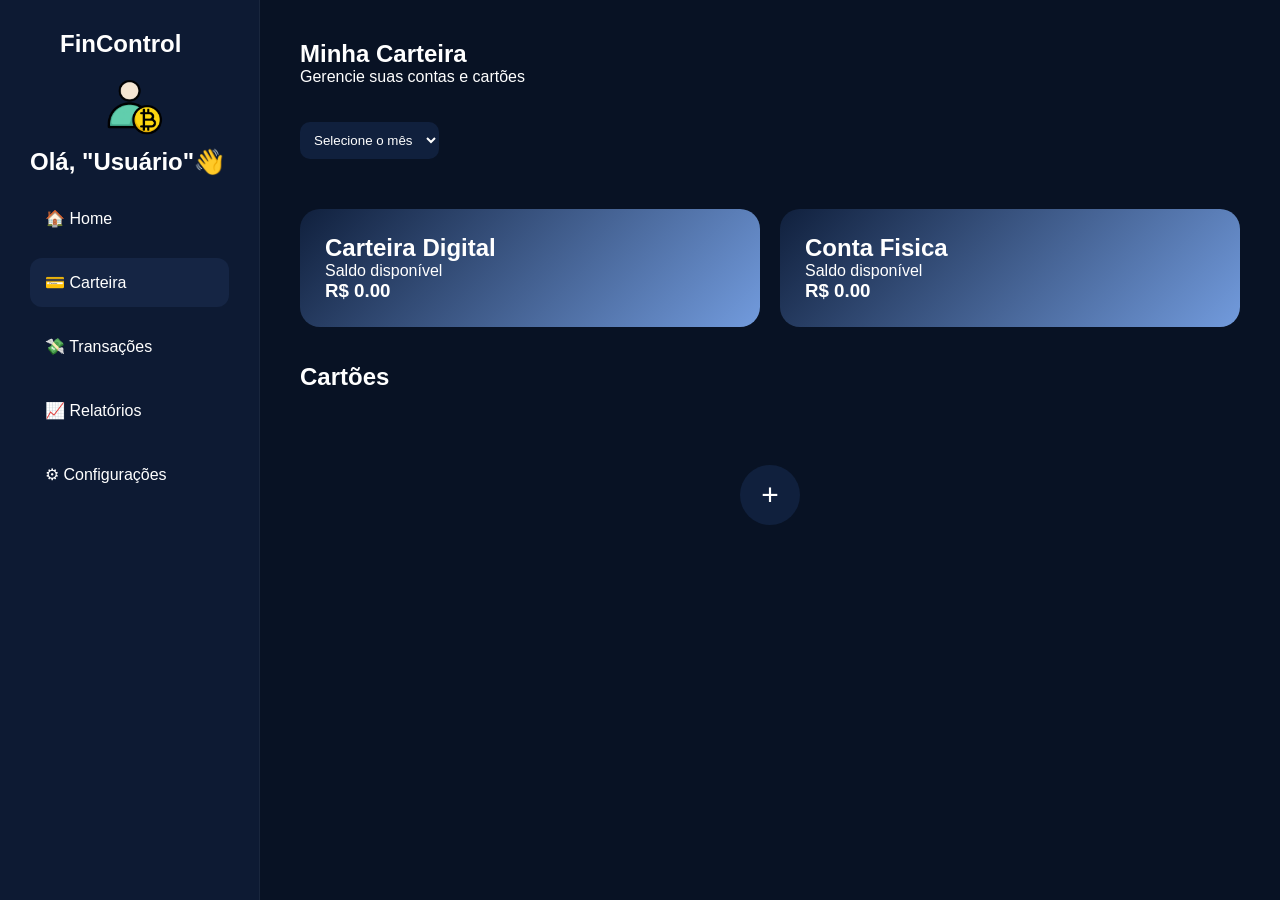
<file: Carteira.html>
<!DOCTYPE html>
<html lang="pt-BR">
    <head>
        <meta charset="UTF-8">
        <meta name="viewport" content="width=device-width, initial-scale=1.0">
        <title>Carteira Financeira</title>
        <link rel="stylesheet" href="style.css">
        <link rel="icon" href="img/favicon.ico" type="image/x-icon">
        <link rel="stylesheet" href="https://cdn.jsdelivr.net/npm/bootstrap-icons@1.11.3/font/bootstrap-icons.min.css">
    </head>
    <body>
        <div class="layout">
            <aside class="sidebar">
                <header>
                    <div>
                        <h2 class="app_tittle"><strong>FinControl</strong></h2>
                        <img src="img/usuario_banco.png" alt="Logo" class="img_usuario">
                        <h2 id="name_user">Olá, "Usuário"👋</h2> <br>
                    </div>
                </header>
                <nav>
                    <a href="Home.html">🏠 Home</a>
                    <a href="Carteira.html" class="active_page">💳 Carteira</a>
                    <a href="Transações.html">💸 Transações</a>
                    <a href="Relatórios.html">📈 Relatórios</a>
                    <a href="Configurações.html">⚙ Configurações</a>
                </nav>
            </aside>

            <aside class="carteira2">
                <h1>Minha Carteira</h1>
                <p>Gerencie suas contas e cartões</p> <br> <br>

                <select id="select_mes_carteira">
                    <option value="">Selecione o mês</option>
                    <option>Janeiro</option>
                    <option>Fevereiro</option>
                    <option>Março</option>
                    <option>Abril</option>
                    <option>Maio</option>
                    <option>Junho</option>
                    <option>Julho</option>
                    <option>Agosto</option>
                    <option>Setembro</option>
                    <option>Outubro</option>
                    <option>Novembro</option>
                    <option>Dezembro</option>
                </select>
                <section class="contas">
                    <div class="conta-card nubank">
                        <h2>Carteira Digital</h2>
                        <p>Saldo disponível</p>
                        <h1 id="saldoDigital">R$ 0,00</h1>
                    </div>
                    <div class="conta-card Nubank">
                        <h2>Conta Fisica</h2>
                        <p>Saldo disponível</p>
                        <h1 id="saldoFisico">R$ 0,00</h1>
                    </div>
                </section>

                <br><br>
                <h2>Cartões</h2><br><br>

                <section class="cartoes" id="listaCartoes"></section> <br>
                <div style="display:flex; justify-content:center;">
                    <button id="btnNovoCartao" onclick="window.location.href='NovoCartao.html'">+</button>
                </div>
                </section>
            </aside>
        </div>
        <script src="script.js"></script>
    </body>
</html>
</file>
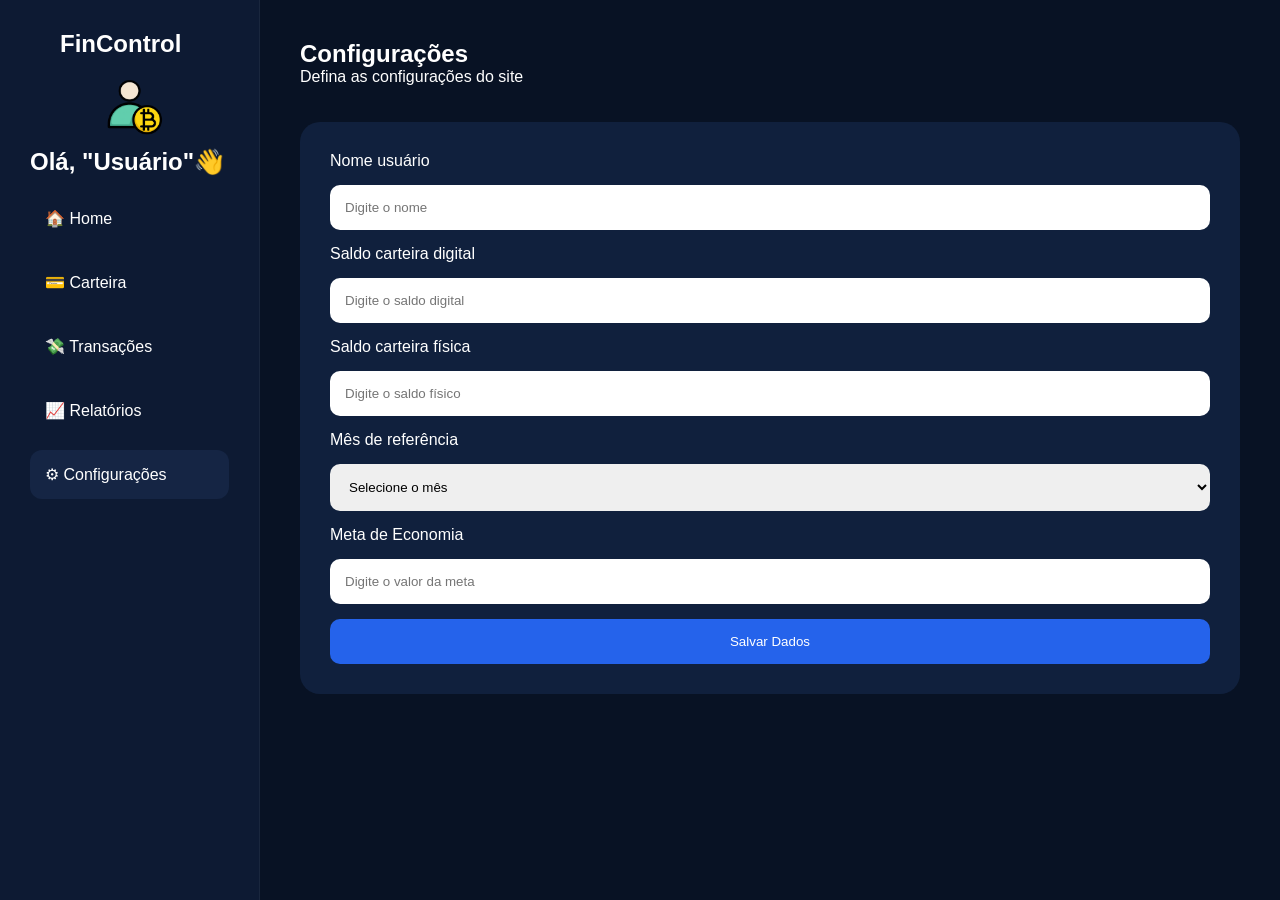
<file: Configurações.html>
<!DOCTYPE html>
<html lang="pt-BR">
    <head>
        <meta charset="UTF-8">
        <meta name="viewport" content="width=device-width, initial-scale=1.0">
        <title>Configurações</title>
        <link rel="stylesheet" href="style.css">
        <link rel="icon" href="img/favicon.ico" type="image/x-icon">
    </head>
    <body>
        <div class="layout">
            <aside class="sidebar">
                <header>
                    <div>
                        <h2 class="app_tittle"><strong>FinControl</strong></h2>
                        <img src="img/usuario_banco.png" alt="Logo" class="img_usuario">
                        <h2 id="name_user">Olá, "Usuário"👋</h2> <br>
                    </div>
                </header>
                <nav>
                    <a href="Home.html">🏠 Home</a>
                        <a href="Carteira.html">💳 Carteira</a>
                        <a href="Transações.html">💸 Transações</a>
                        <a href="Relatórios.html">📈 Relatórios</a>
                        <a href="Configurações.html" class="active_page">⚙ Configurações</a>
                </nav>
            </aside>

            <aside class="configuracoes">
                <h1>Configurações</h1>
                <p>Defina as configurações do site</p> <br> <br>

                <form id="formConfig" class="config-card">
                    <label>Nome usuário</label>
                    <input id="inputUsuario" type="text" placeholder="Digite o nome" required>

                    <label>Saldo carteira digital</label>
                    <input id="inputCarteiraDigital" type="number" placeholder="Digite o saldo digital" required>

                    <label>Saldo carteira física</label>
                    <input id="inputCarteiraFisica" type="number" required placeholder="Digite o saldo físico" required>

                    <label>Mês de referência</label>
                    <select id="selectMesRef" required>
                        <option value="" disabled selected>Selecione o mês</option>
                        <option>Janeiro</option>
                        <option>Fevereiro</option>
                        <option>Março</option>
                        <option>Abril</option>
                        <option>Maio</option>
                        <option>Junho</option>
                        <option>Julho</option>
                        <option>Agosto</option>
                        <option>Setembro</option>
                        <option>Outubro</option>
                        <option>Novembro</option>
                        <option>Dezembro</option>
                    </select>

                    <label>Meta de Economia</label>
                    <input id="inputMeta" type="number" placeholder="Digite o valor da meta">

                    <button id="btnSalvar" type="submit">Salvar Dados</button>
                </form>
            </aside> <br>
        </div>
        <script src="script.js"></script>
    </body>
</html>
</file>
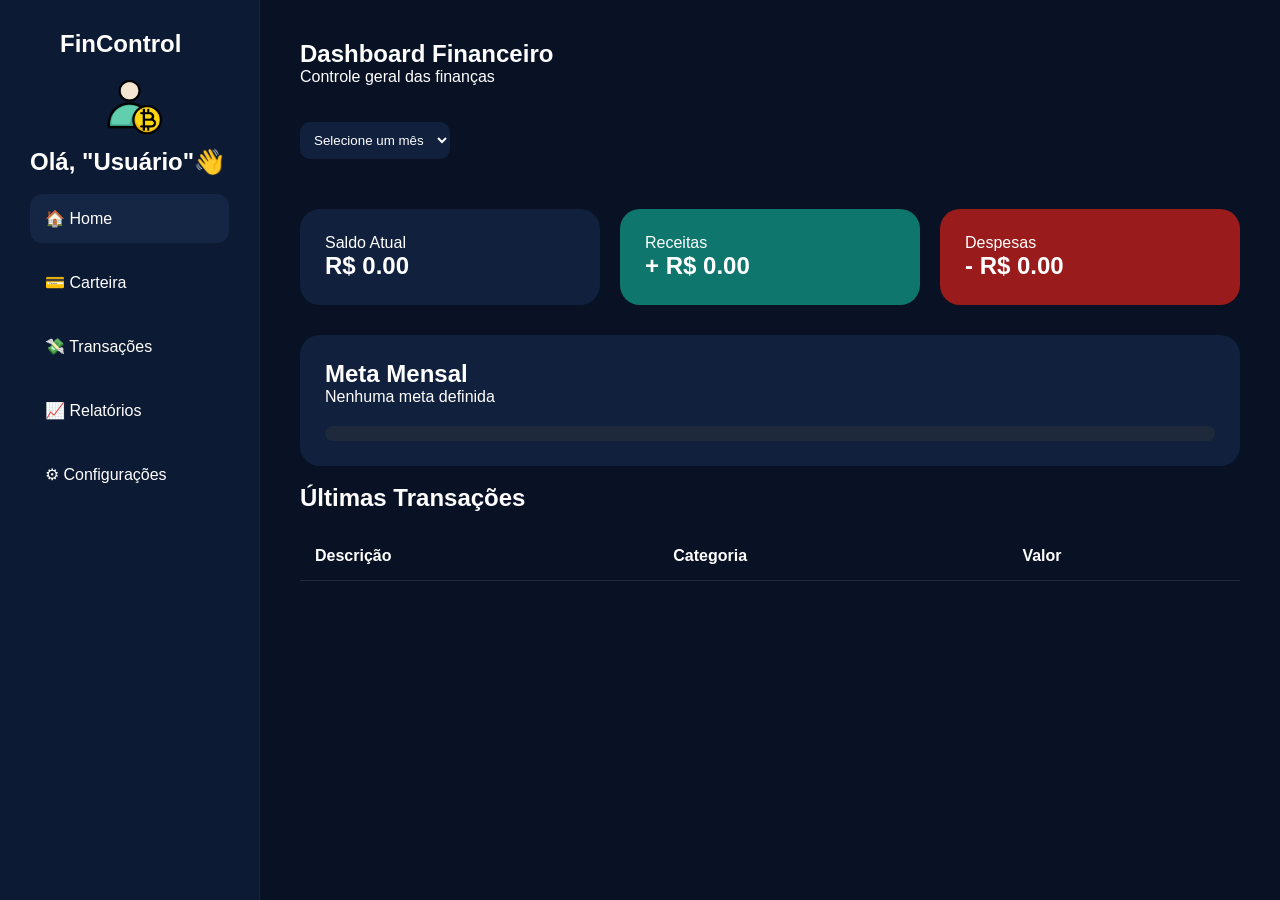
<file: Home.html>
<!DOCTYPE html>
<html lang="pt-BR">
    <head>
        <meta charset="UTF-8">
        <meta name="viewport" content="width=device-width, initial-scale=1.0">
        <title>FinControl</title>
        <link rel="stylesheet" href="style.css">
        <link rel="icon" href="img/favicon.ico" type="image/x-icon">
    </head>
    <body>
        <div class="layout">
            <aside class="sidebar">
                <header>
                    <div>
                        <h2 class="app_tittle"><strong>FinControl</strong></h2>
                        <img src="img/usuario_banco.png" alt="Logo" class="img_usuario">
                        <h2 id="name_user">Olá, "Usuário"👋</h2> <br>
                    </div>
                </header>
                <nav>
                    <a href="Home.html" class="active_page">🏠 Home</a>
                    <a href="Carteira.html">💳 Carteira</a>
                    <a href="Transações.html">💸 Transações</a>
                    <a href="Relatórios.html">📈 Relatórios</a>
                    <a href="Configurações.html">⚙ Configurações</a>
                </nav>
            </aside>

            <aside class="dashboard2">
                <div>
                    <h1>Dashboard Financeiro</h1>
                    <p>Controle geral das finanças</p> <br> <br>
                </div>

                <select id="select_mes_home">
                    <option value="">Selecione um mês</option>
                    <option>Janeiro</option>
                    <option>Fevereiro</option>
                    <option>Março</option>
                    <option>Abril</option>
                    <option>Maio</option>
                    <option>Junho</option>
                    <option>Julho</option>
                    <option>Agosto</option>
                    <option>Setembro</option>
                    <option>Outubro</option>
                    <option>Novembro</option>
                    <option>Dezembro</option>
                </select>
                <section class="cards-dashboard">
                    <div class="dashboard-card saldo">
                        <p>Saldo Atual</p>
                        <h2 id="saldoAtual">R$ 0</h2>
                    </div>
                    <div class="dashboard-card receita">
                        <p>Receitas</p>
                        <h2 id="receitas">+ R$ 0</h2>
                    </div>
                    <div class="dashboard-card despesa">
                        <p>Despesas</p>
                        <h2 id="despesas">- R$ 0</h2>
                    </div>
                </section>

                <section class="metas">
                    <div class="meta-card">
                        <h2>Meta Mensal</h2>
                        <p id="descricaoMeta">Nenhuma meta definida</p>
                        <div class="barra">
                            <div class="progresso"></div>
                        </div>
                    </div>
                </section> <br>

                <section class="ultimas-transacoes">
                    <h2>Últimas Transações</h2>
                    <table>
                        <tr>
                            <th>Descrição</th>
                            <th>Categoria</th>
                            <th>Valor</th>
                        </tr>
                        <tbody id="tabelaTransacoes"></tbody>
                    </table>
                </section>
            </aside>
        </div>
        <script src="script.js"></script>
    </body>
</html>
</file>
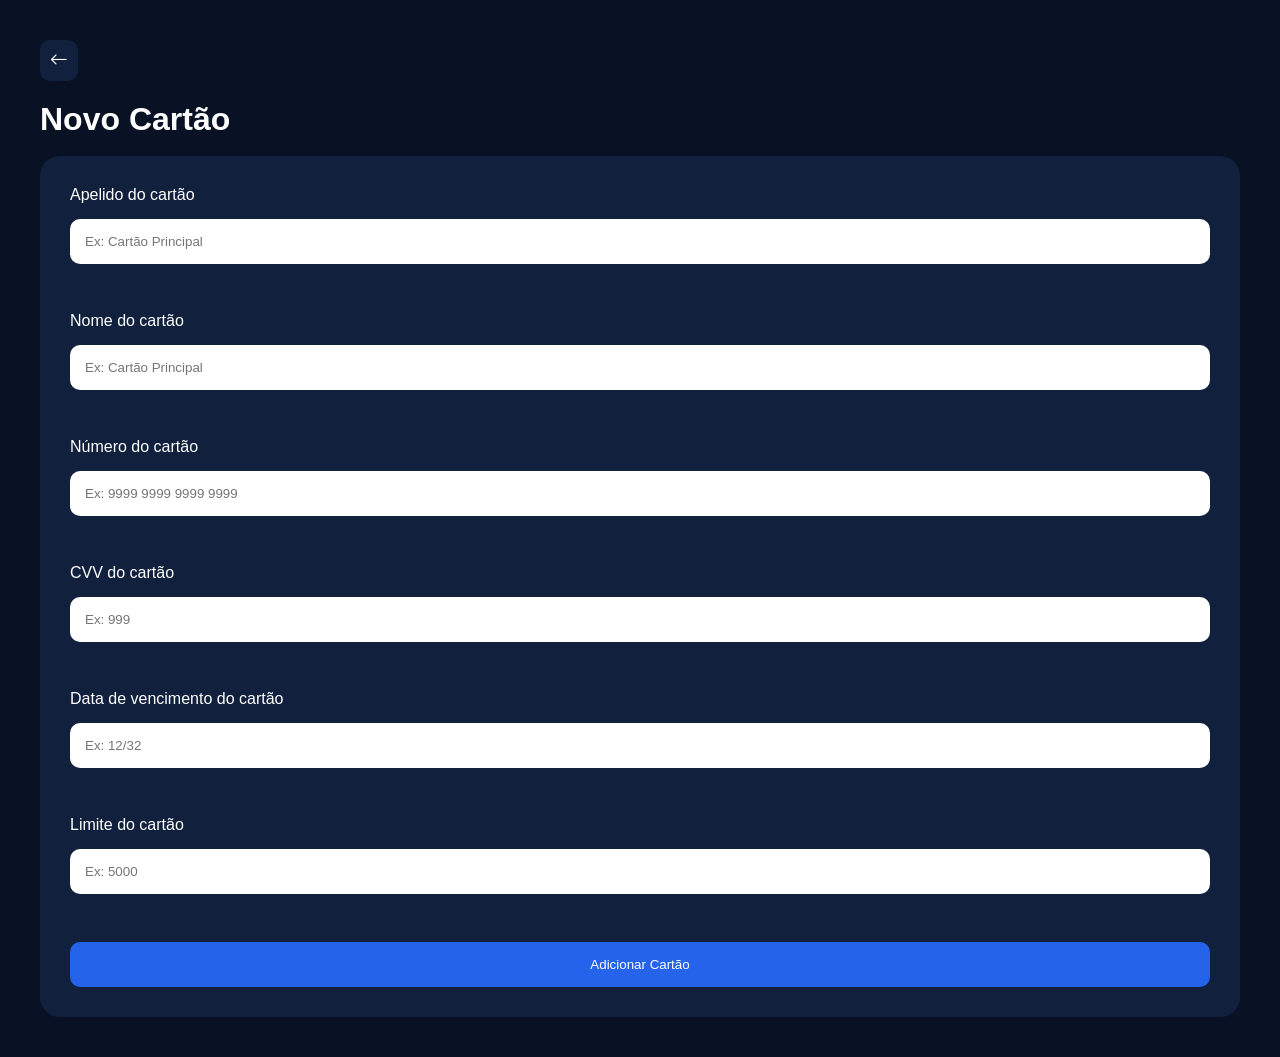
<file: NovoCartao.html>
<!DOCTYPE html>
<html lang="pt-BR">
    <head>
        <meta charset="UTF-8">
        <meta name="viewport" content="width=device-width, initial-scale=1.0">
        <title>Novo Cartão</title>
        <link rel="stylesheet" href="style.css">
        <link rel="icon" href="img/favicon.ico" type="image/x-icon">
        <link rel="stylesheet" href="https://cdn.jsdelivr.net/npm/bootstrap-icons@1.11.3/font/bootstrap-icons.min.css">
    </head>
    <body>
        <div class="configuracoes">
            <button title="Voltar" onclick="window.location.href='Carteira.html'" id="btnVoltar">
                <i class="bi bi-arrow-left"></i>
            </button>

            <h1>Novo Cartão</h1><br>

            <form id="formCartao" class="config-card">
                <label>Apelido do cartão</label>
                <input id="inputApelido" type="text" placeholder="Ex: Cartão Principal" required> <br>

                <label>Nome do cartão</label>
                <input id="inputNomeCartao" type="text" placeholder="Ex: Cartão Principal" minlength="5" maxlength="30" required> <br>

                <label>Número do cartão</label>
                <input id="inputNumero" type="tel" placeholder="Ex: 9999 9999 9999 9999" minlength="19" maxlength="19" required> <br>

                <label>CVV do cartão</label>
                <input id="inputCVV" type="tel" placeholder="Ex: 999" minlength="3" maxlength="3" required> <br>

                <label>Data de vencimento do cartão</label>
                <input id="inputVencimento" type="tel" placeholder="Ex: 12/32" maxlength="5" required> <br>

                <label>Limite do cartão</label>
                <input id="inputLimite" type="number" placeholder="Ex: 5000" required> <br>

                <button type="submit">Adicionar Cartão</button>
            </form>
        </div>
        <script src="script.js"></script>
    </body>
</html>
</file>
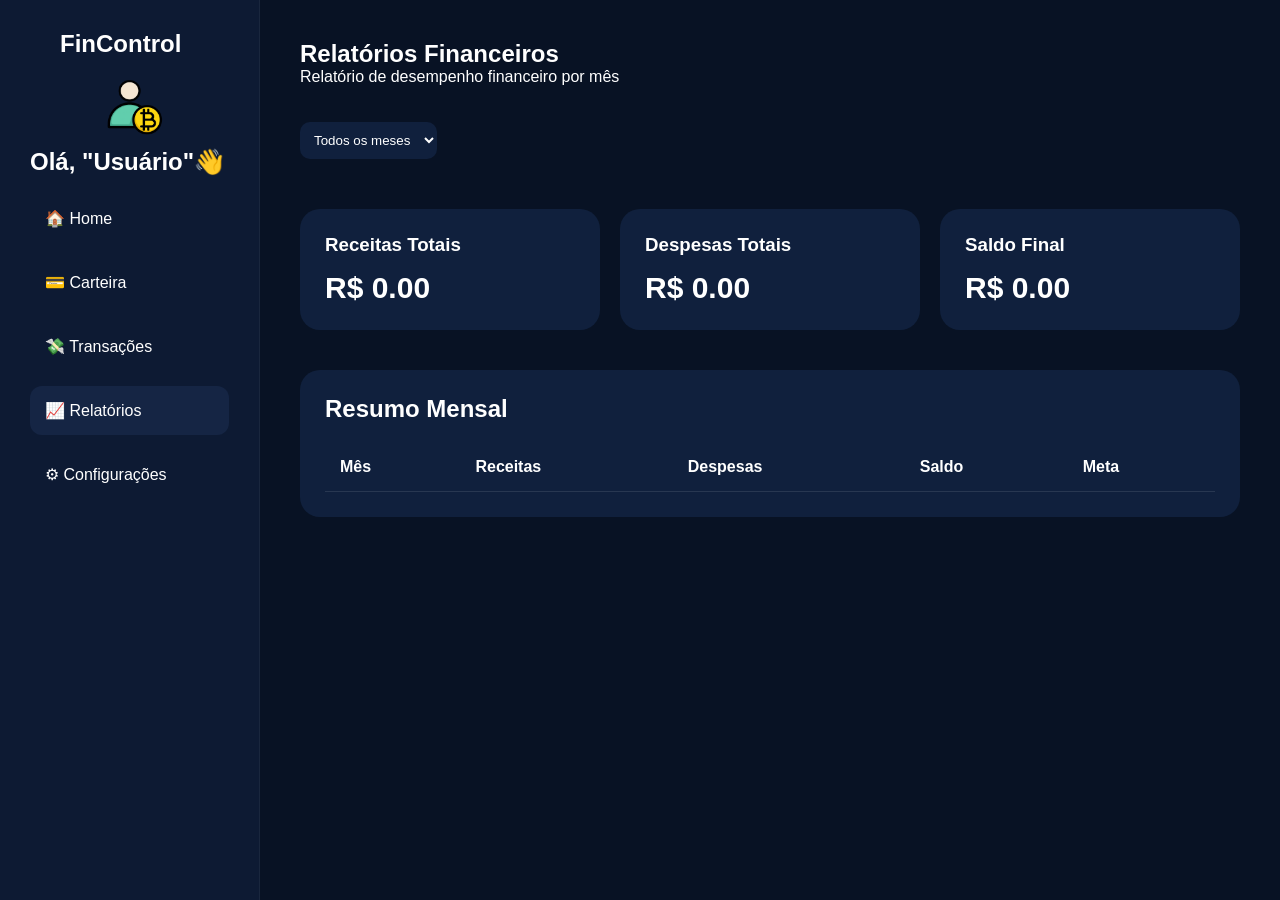
<file: Relatórios.html>
<!DOCTYPE html>
<html lang="pt-BR">
    <head>
        <meta charset="UTF-8">
        <meta name="viewport" content="width=device-width, initial-scale=1.0">
        <title>Relatórios Financeiros</title>
        <link rel="stylesheet" href="style.css">
        <link rel="icon" href="img/favicon.ico" type="image/x-icon">
    </head>
    <body>
        <div class="layout">
            <aside class="sidebar">
                <header class="topo">
                    <div>
                        <h2 class="app_tittle"><strong>FinControl</strong></h2>
                        <img src="img/usuario_banco.png" alt="Logo" class="img_usuario">
                        <h2 id="name_user">Olá, "Usuário"👋</h2> <br>
                    </div>
                </header>
                <nav>
                    <a href="Home.html">🏠 Home</a>
                    <a href="Carteira.html">💳 Carteira</a>
                    <a href="Transações.html">💸 Transações</a>
                    <a href="Relatórios.html" class="active_page">📈 Relatórios</a>
                    <a href="Configurações.html">⚙ Configurações</a>
                </nav>
            </aside>

            <aside class="relatorios2">
                <h1>Relatórios Financeiros</h1> 
                <p>Relatório de desempenho financeiro por mês</p><br> <br>

                <select id="select_mes_relatorio">
                    <option value="">Todos os meses</option>
                    <option>Janeiro</option>
                    <option>Fevereiro</option>
                    <option>Março</option>
                    <option>Abril</option>
                    <option>Maio</option>
                    <option>Junho</option>
                    <option>Julho</option>
                    <option>Agosto</option>
                    <option>Setembro</option>
                    <option>Outubro</option>
                    <option>Novembro</option>
                    <option>Dezembro</option>
                </select>
                <section class="cards-relatorio">
                    <div class="relatorio-card">
                        <h3>Receitas Totais</h3>
                        <h2 id="totalReceitas">R$ 0,00</h2>
                    </div>
                    <div class="relatorio-card">
                        <h3>Despesas Totais</h3>
                        <h2 id="totalDespesas">R$ 0,00</h2>
                    </div>
                    <div class="relatorio-card">
                        <h3>Saldo Final</h3>
                        <h2 id="saldoFinal">R$ 0,00</h2>
                    </div>
                </section>

                <section class="historico-relatorio">
                    <h2>Resumo Mensal</h2>
                    <table>
                        <tr>
                            <th>Mês</th>
                            <th>Receitas</th>
                            <th>Despesas</th>
                            <th>Saldo</th>
                            <th>Meta</th>
                        </tr>
                        <tbody id="tabelaRelatorio"></tbody>
                    </table>
                </section>
            </aside>
        </div>
        <script src="script.js"></script>
    </body>
</html>
</file>
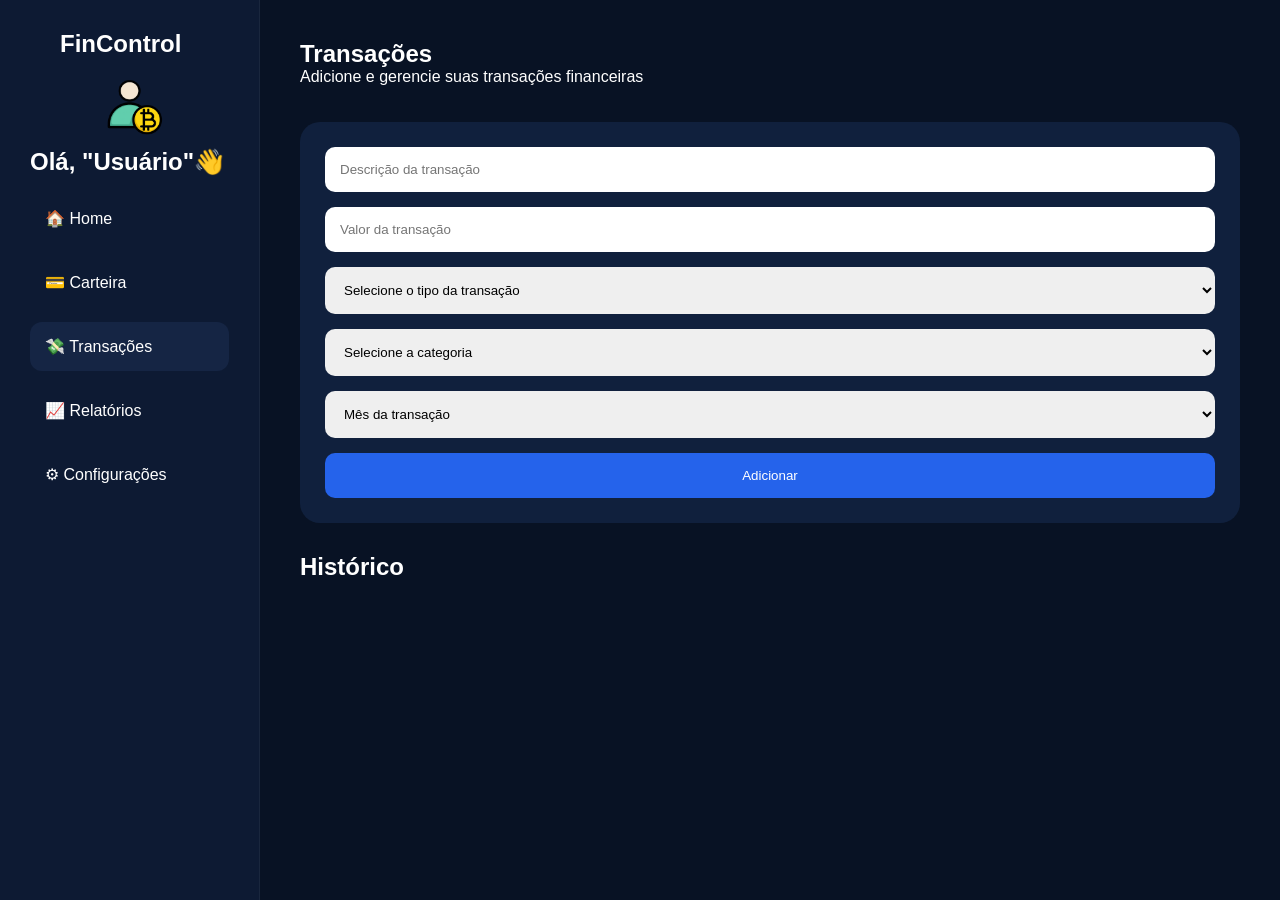
<file: Transações.html>
<!DOCTYPE html>
<html lang="pt-BR">
<head>
    <meta charset="UTF-8">
    <meta name="viewport" content="width=device-width, initial-scale=1.0">
    <title>Transações Financeiras</title>
    <link rel="stylesheet" href="style.css">
    <link rel="icon" href="img/favicon.ico" type="image/x-icon">
</head>
<body>
    <div class="layout">
        <aside class="sidebar">
             <header>
                <div>
                    <h2 class="app_tittle"><strong>FinControl</strong></h2>
                    <img src="img/usuario_banco.png" alt="Logo" class="img_usuario">
                    <h2 id="name_user">Olá, "Usuário"👋</h2> <br>
                </div>
            </header>
            <nav>
                <a href="Home.html">🏠 Home</a>
                <a href="Carteira.html">💳 Carteira</a>
                <a href="Transações.html" class="active_page">💸 Transações</a>
                <a href="Relatórios.html">📈 Relatórios</a>
                <a href="Configurações.html">⚙ Configurações</a>
            </nav>
        </aside>

        <aside class="transacoes2">
            <h1>Transações</h1>
            <p>Adicione e gerencie suas transações financeiras</p> <br> <br>

            <form class="form-transacao">
                <input id="inputDescricao" type="text" placeholder="Descrição da transação" required>
                <input id="inputValor" type="number" placeholder="Valor da transação" required>
                <select id="selectTipo" required>
                    <option value="" disabled selected>Selecione o tipo da transação</option>
                    <option>Receita</option>
                    <option>Despesa</option>
                </select>
                <select id="selectCategoria" required>
                    <option value="" disabled selected>Selecione a categoria</option>
                    <option>Alimentação</option>
                    <option>Transporte</option>
                    <option>Lazer</option>
                    <option>FreeLance/Crédito</option>
                    <option>Saúde</option>
                    <option>Educação</option>
                    <option>Moradia</option>
                    <option>Outros</option>
                </select>
                <select id="selectMes" required>
                    <option value="" disabled selected>Mês da transação</option>
                    <option>Janeiro</option>
                    <option>Fevereiro</option>
                    <option>Março</option>
                    <option>Abril</option>
                    <option>Maio</option>
                    <option>Junho</option>
                    <option>Julho</option>
                    <option>Agosto</option>
                    <option>Setembro</option>
                    <option>Outubro</option>
                    <option>Novembro</option>
                    <option>Dezembro</option>
                </select>

                <button id="btnAdicionar" type="button">Adicionar</button>
            </form>

            <section class="lista-transacoes">
                <h2>Histórico</h2>
                <div id="listaTransacoes"></div>
            </section>
        </aside>
    </div>
    <script src="script.js"></script>
</body>
</html>
</file>
<file: style.css>
* {
    margin: 0;
    padding: 0;
    box-sizing: border-box;
    font-family: Arial;
}

body {
    background: #081224;
    color: white;
}

/* ===== LAYOUT ===== */

.layout {
    display: flex;
    min-height: 100vh;
}

.sidebar {
    width: 260px;
    flex-shrink: 0;
    background: #0d1a33;
    padding: 30px;
    border-right: 1px solid rgba(255, 255, 255, 0.05);
}

.img_usuario {
    width: 80px;
    height: 80px;
    border-radius: 50%;
    object-fit: cover;
    margin-left: 65px;
    display: flex;
}

.app_tittle {
    font-size: 24px;
    margin-bottom: 10px;
    margin-left: 30px;
}

nav {
    display: flex;
    flex-direction: column;
    gap: 15px;
}

nav a {
    text-decoration: none;
    color: white;
    padding: 15px;
    border-radius: 12px;
    transition: 0.3s;
}

nav a:hover {
    background: #152544;
}

nav a.active_page {
    background: #152544;
}

/* ===== PÁGINAS ===== */

.dashboard2,
.configuracoes,
.carteira2,
.transacoes2,
.relatorios2 {
    flex: 1;
    min-width: 0;
    padding: 40px;
}

/* ===== HOME ===== */

.cards-dashboard {
    display: grid;
    grid-template-columns: repeat(auto-fit, minmax(200px, 1fr));
    gap: 20px;
    margin-top: 30px;
}

.dashboard-card {
    padding: 25px;
    border-radius: 20px;
}

.saldo { background: #10203d; }
.receita { background: #0f766e; }
.despesa { background: #991b1b; }

.metas {
    margin-top: 30px;
}

.meta-card {
    background: #10203d;
    padding: 25px;
    border-radius: 20px;
}

.barra {
    height: 15px;
    background: #1e293b;
    border-radius: 20px;
    margin-top: 20px;
}

.progresso {
    width: 0%;
    height: 100%;
    background: #1e293b;
    border-radius: 20px;
}

/* ===== CARTEIRA ===== */

.contas {
    display: flex;
    flex-wrap: wrap;
    gap: 20px;
    margin-top: 30px;
}

.conta-card {
    flex: 1;
    min-width: 200px;
    padding: 25px;
    border-radius: 20px;
    color: white;
}

.nubank,
.Nubank {
    background: linear-gradient(135deg,  #10203d, #729bdd);
}


.cartoes {
    display: flex;
    flex-wrap: wrap;
    gap: 20px;
    margin-top: 20px;
}

.cartao {
    width: 320px;
    max-width: 100%;
    height: 180px;
    padding: 25px;
    border-radius: 20px;
    color: white;
    position: relative;
}

.roxo { background: linear-gradient(135deg,  #10203d, #729bdd); }
.preto { background: linear-gradient(135deg,  #10203d, #729bdd); }

.btn-apagar-cartao {
    position: absolute;
    top: 10px;
    right: 10px;
    width: 32px;
    height: 32px;
    background: rgba(0, 0, 0, 0.35);
    border: none;
    border-radius: 8px;
    color: white;
    cursor: pointer;
    display: flex;
    align-items: center;
    justify-content: center;
    font-size: 14px;
    transition: opacity 0.3s ease, background 0.3s ease;
    opacity: 0.5;
}

.btn-apagar-cartao:hover {
    opacity: 1;
    background: rgba(239, 68, 68, 0.7);
}

#btnNovoCartao {
    width: 60px;
    height: 60px;
    border-radius: 50%;
    background: #10203d;
    border: none;
    color: white;
    font-size: 30px;
    cursor: pointer;
    transition: opacity 0.3s ease;
}

#btnNovoCartao:hover {
    opacity: 0.8;
}

/* ===== TRANSAÇÕES ===== */

.form-transacao {
    background: #10203d;
    padding: 25px;
    border-radius: 20px;
    display: grid;
    gap: 15px;
}

.form-transacao input,
.form-transacao select {
    padding: 15px;
    border: none;
    border-radius: 10px;
}

.form-transacao button {
    padding: 15px;
    background: #2563eb;
    border: none;
    border-radius: 10px;
    color: white;
    cursor: pointer;
}

.lista-transacoes {
    margin-top: 30px;
}

.transacao-item {
    background: #10203d;
    padding: 20px;
    margin-top: 15px;
    border-radius: 15px;
    display: flex;
    justify-content: space-between;
    flex-wrap: wrap;
    gap: 10px;
}

.receita-item { border-left: 5px solid #10b981; }
.despesa-item { border-left: 5px solid #ef4444; }

/* ===== RELATÓRIOS ===== */

.cards-relatorio {
    display: grid;
    grid-template-columns: repeat(auto-fit, minmax(200px, 1fr));
    gap: 20px;
    margin-top: 30px;
}

.relatorio-card {
    background: #10203d;
    padding: 25px;
    border-radius: 20px;
}

.relatorio-card h2 {
    margin-top: 15px;
    font-size: 30px;

}

.historico-relatorio {
    margin-top: 40px;
    background: #10203d;
    padding: 25px;
    border-radius: 20px;
    overflow-x: auto;
}

table {
    width: 100%;
    margin-top: 20px;
    border-collapse: collapse;
}

th, td {
    padding: 15px;
    text-align: left;
    border-bottom: 1px solid rgba(255, 255, 255, 0.1);
}

/* ===== CONFIGURAÇÕES ===== */

.config-card {
    background: #10203d;
    padding: 30px;
    border-radius: 20px;
    width: 100%;
    max-width: 100%;
    display: flex;
    flex-direction: column;
    gap: 15px;
}

.config-card input,
.config-card select {
    padding: 15px;
    border: none;
    border-radius: 10px;
    outline: none;
}

.config-card button {
    padding: 15px;
    background: #2563eb;
    border: none;
    border-radius: 10px;
    color: white;
    cursor: pointer;
}

/* ===== NOVO CARTÃO ===== */

#btnVoltar {
    padding: 10px;
    border-radius: 10px;
    border: none;
    background: #10203d;
    color: white;
    margin-bottom: 20px;
    cursor: pointer;
    font-size: 18px;
    transition: opacity 0.3s ease;
}

#btnVoltar:hover {
    opacity: 0.7;
}

/* ===== SELECTS DE MÊS ===== */

#select_mes_home,
#select_mes_relatorio,
#select_mes_carteira {
    padding: 10px;
    border-radius: 10px;
    border: none;
    background: #10203d;
    color: white;
    margin-bottom: 20px;
}

/* ===== HOW TO USE ===== */

#how_use {
    padding: 40px;
    text-align: center;
    margin-top: 40px;
}

/* ===== RESPONSIVO ===== */

@media (max-width: 768px) {
    .layout {
        flex-direction: column;
    }

    .sidebar {
        width: 100%;
        min-width: unset;
        padding: 20px;
        border-right: none;
        border-bottom: 1px solid rgba(255, 255, 255, 0.05);
    }

    .img_usuario {
        margin-left: 0;
    }

    nav {
        flex-direction: row;
        flex-wrap: wrap;
        gap: 8px;
    }

    nav a {
        padding: 10px 14px;
        font-size: 14px;
    }

    .dashboard2,
    .configuracoes,
    .carteira2,
    .transacoes2,
    .relatorios2 {
        padding: 20px;
    }

    .cartao {
        width: 100%;
        height: auto;
    }

    .contas {
        flex-direction: column;
    }

    th, td {
        padding: 10px;
        font-size: 13px;
    }
}
</file>
